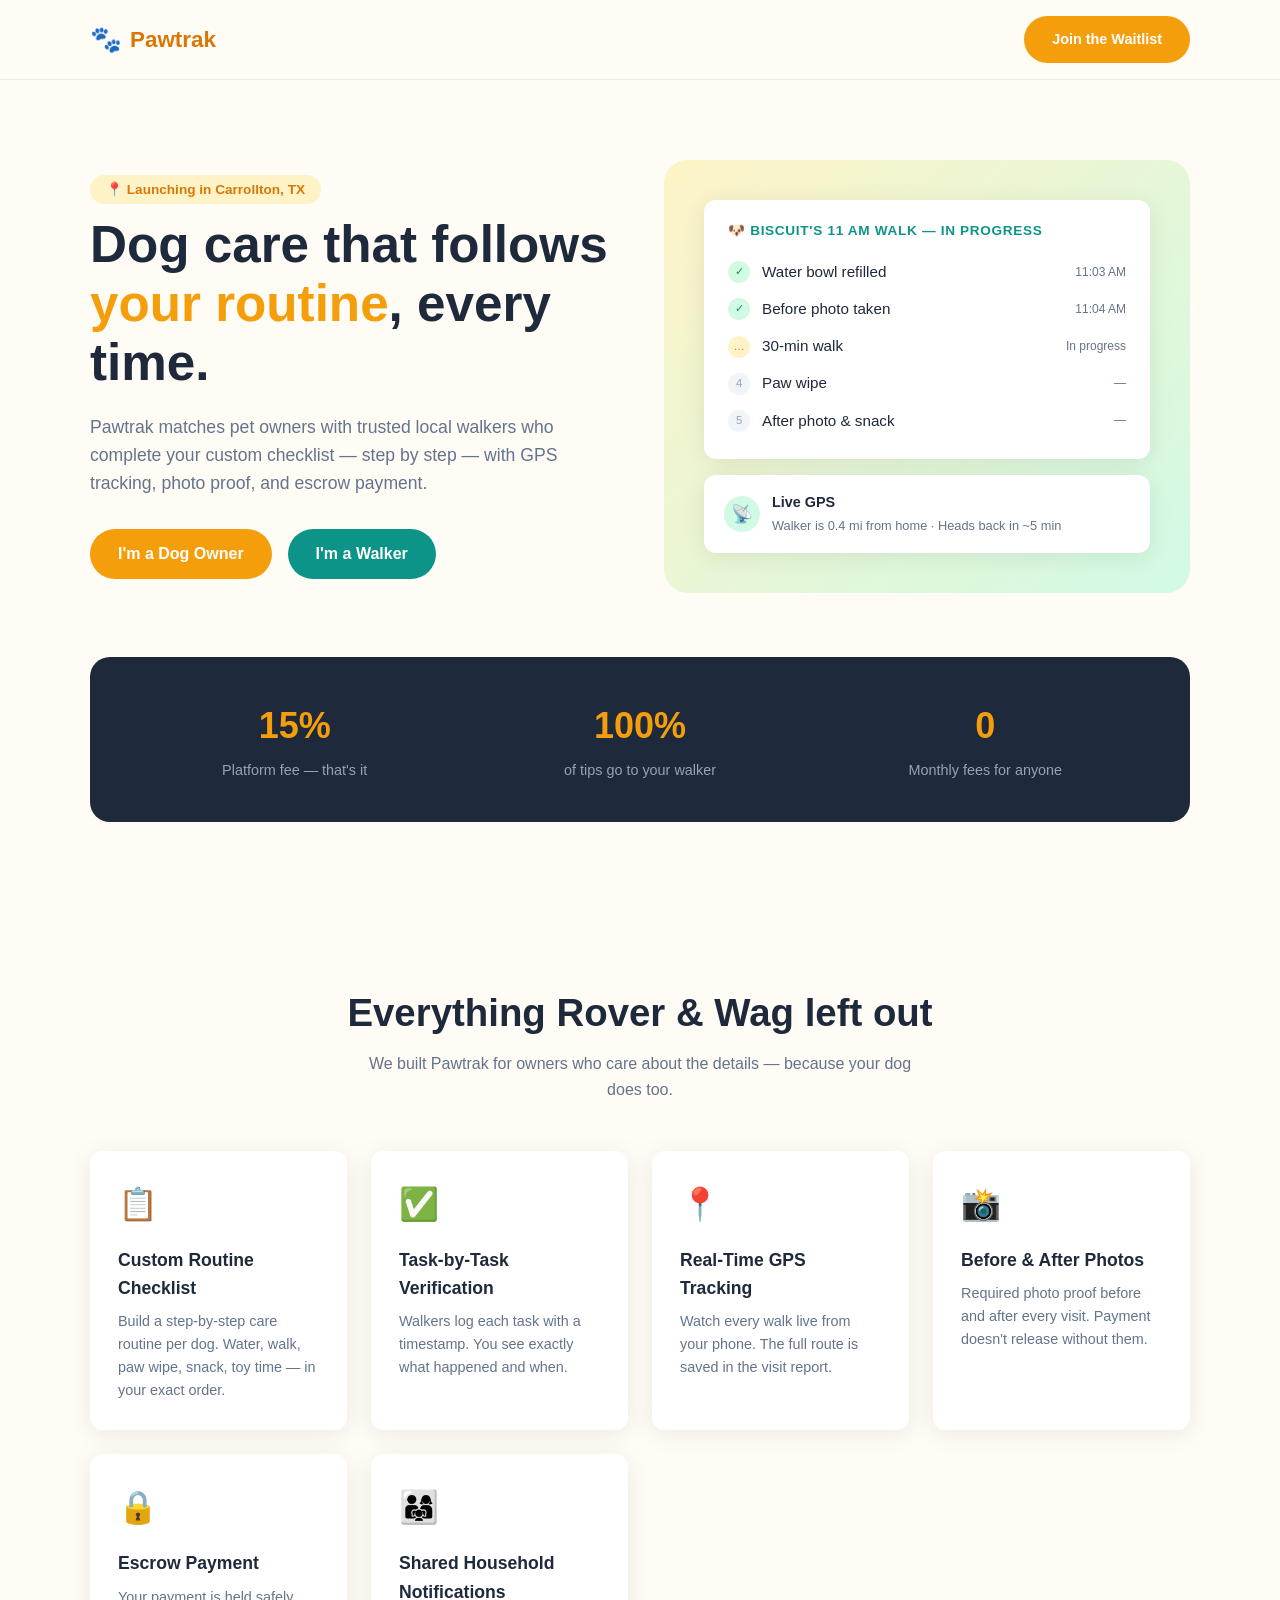
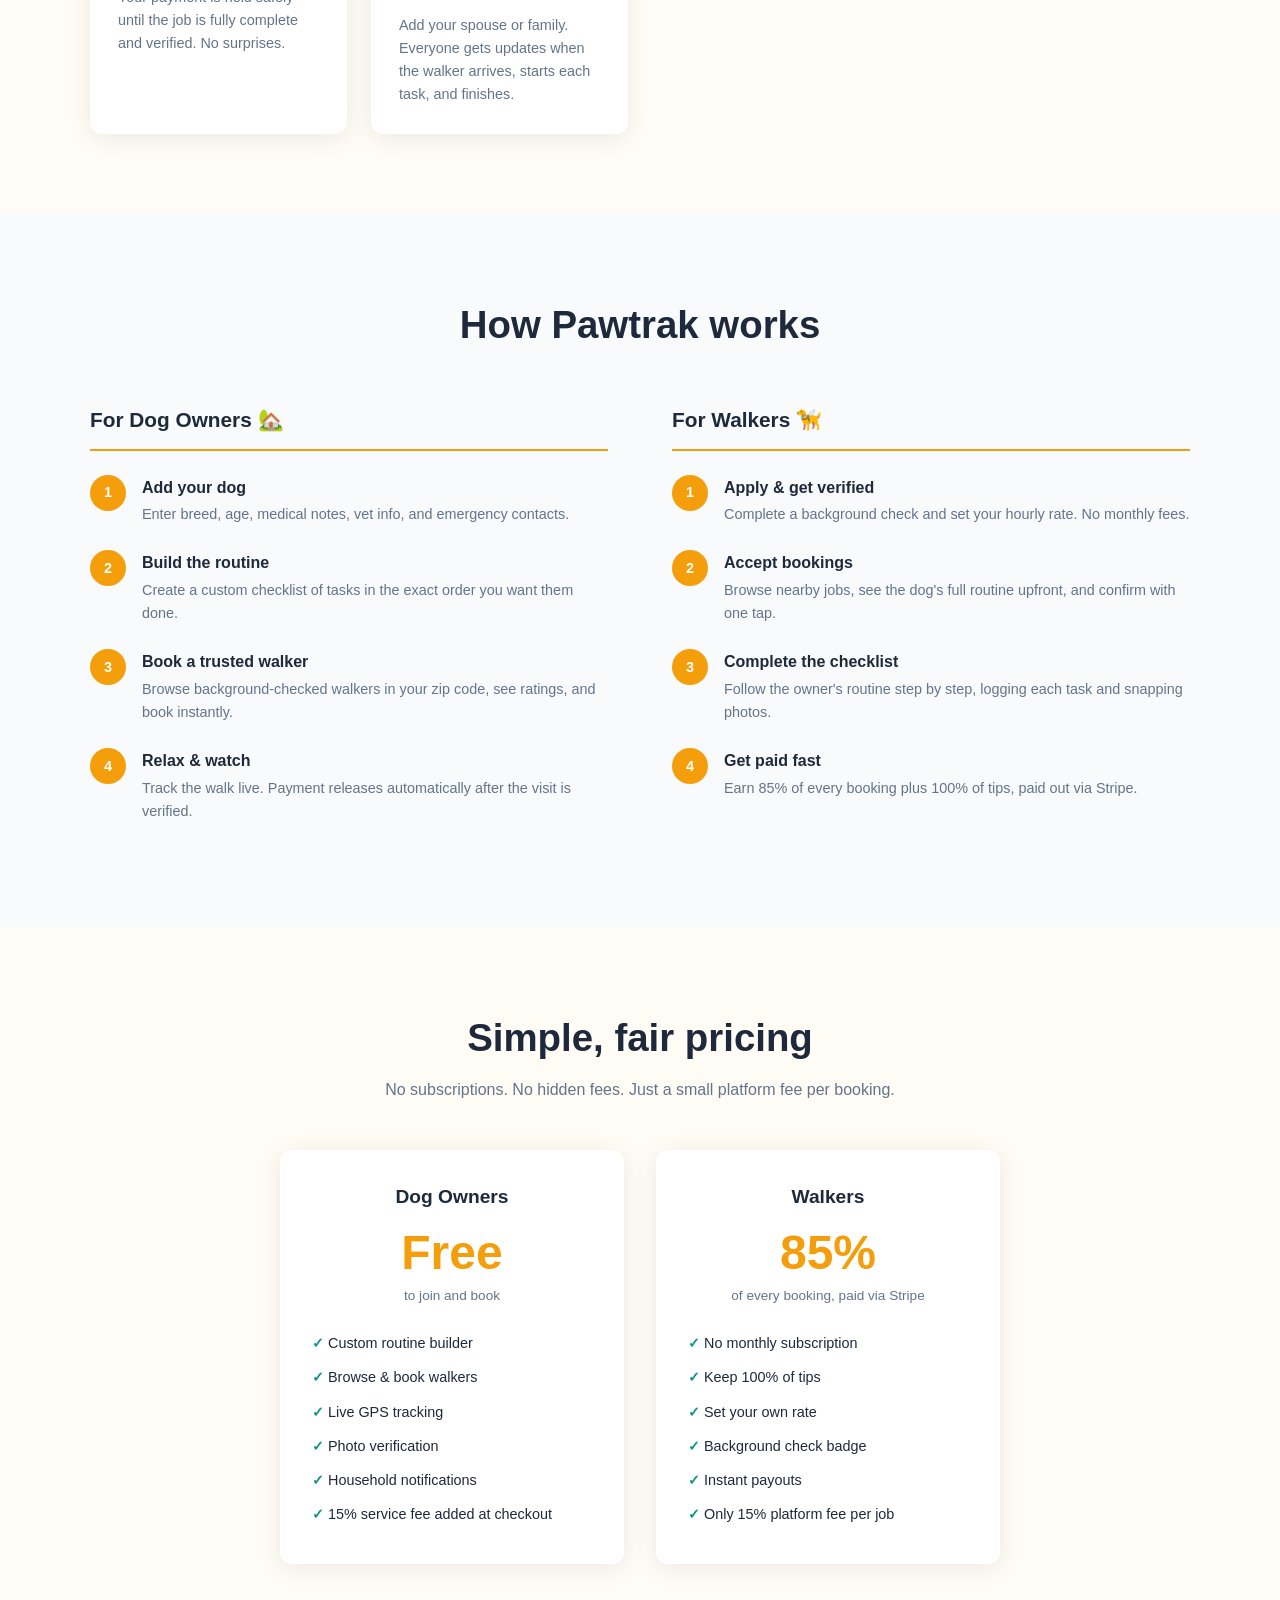
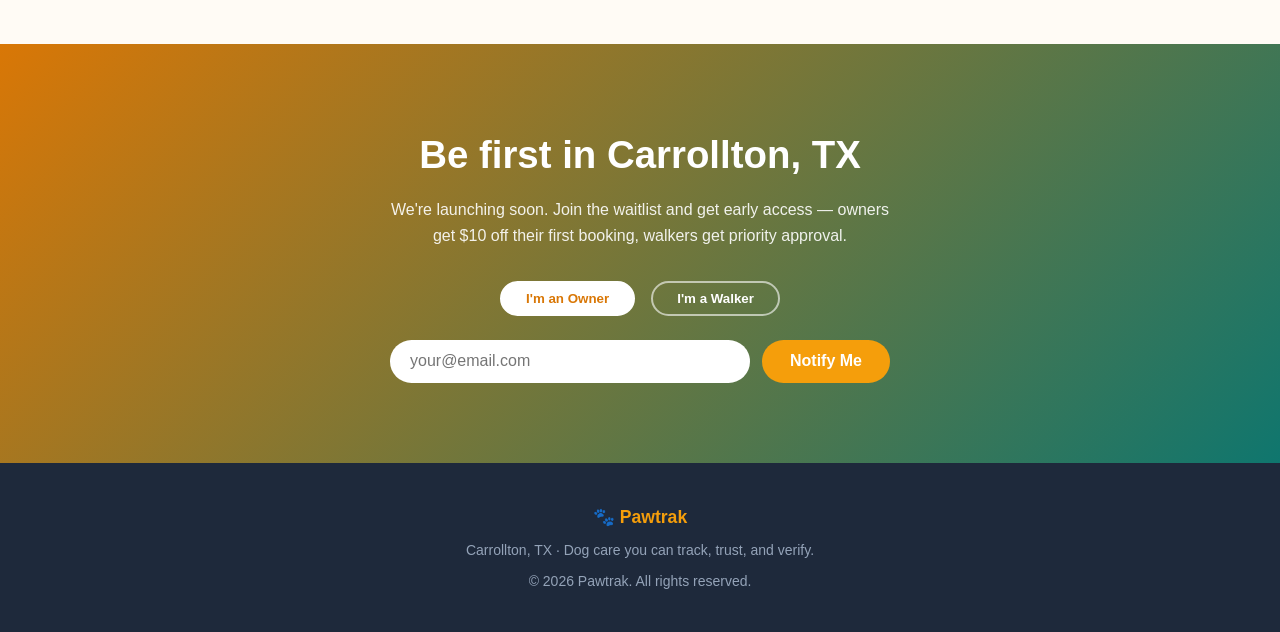
<file: web/index.html>
<!DOCTYPE html>
<html lang="en">
<head>
  <meta charset="UTF-8" />
  <meta name="viewport" content="width=device-width, initial-scale=1.0" />
  <title>Pawtrak — Dog Care You Can Trust</title>
  <meta name="description" content="Pawtrak connects Carrollton dog owners with trusted local walkers who follow your custom care routine — step by step, with GPS tracking and photo verification." />
  <style>
    /* ── Reset & Tokens ─────────────────────── */
    *, *::before, *::after { box-sizing: border-box; margin: 0; padding: 0; }

    :root {
      --amber:    #F59E0B;
      --amber-d:  #D97706;
      --teal:     #0D9488;
      --teal-d:   #0F766E;
      --slate:    #1E293B;
      --muted:    #64748B;
      --bg:       #FFFBF5;
      --card:     #FFFFFF;
      --radius:   12px;
      --shadow:   0 4px 24px rgba(0,0,0,.08);
    }

    body {
      font-family: -apple-system, BlinkMacSystemFont, "Segoe UI", Roboto, Helvetica, Arial, sans-serif;
      background: var(--bg);
      color: var(--slate);
      line-height: 1.6;
    }

    a { color: inherit; text-decoration: none; }
    img { max-width: 100%; }

    /* ── Utility ────────────────────────────── */
    .container { width: min(1100px, 92vw); margin-inline: auto; }
    .btn {
      display: inline-block; padding: .75rem 1.75rem;
      border-radius: 50px; font-weight: 700; font-size: 1rem;
      cursor: pointer; border: none; transition: transform .15s, box-shadow .15s;
    }
    .btn:hover { transform: translateY(-2px); box-shadow: 0 6px 20px rgba(0,0,0,.15); }
    .btn-primary   { background: var(--amber); color: #fff; }
    .btn-secondary { background: var(--teal);  color: #fff; }
    .btn-outline   { background: transparent; border: 2px solid var(--amber); color: var(--amber); }

    /* ── Nav ────────────────────────────────── */
    nav {
      position: sticky; top: 0; z-index: 100;
      background: rgba(255,251,245,.92); backdrop-filter: blur(10px);
      border-bottom: 1px solid #F3E8D4;
    }
    .nav-inner {
      display: flex; align-items: center; justify-content: space-between;
      padding: 1rem 0;
    }
    .logo {
      display: flex; align-items: center; gap: .5rem;
      font-size: 1.4rem; font-weight: 800; color: var(--amber-d);
    }
    .logo-icon { font-size: 1.6rem; }
    .nav-cta { font-size: .9rem; }

    /* ── Hero ───────────────────────────────── */
    .hero {
      padding: 5rem 0 4rem;
      display: grid; grid-template-columns: 1fr 1fr; gap: 3rem; align-items: center;
    }
    .hero-eyebrow {
      display: inline-block; margin-bottom: .75rem;
      background: #FEF3C7; color: var(--amber-d);
      border-radius: 50px; padding: .25rem 1rem; font-size: .85rem; font-weight: 600;
    }
    .hero h1 {
      font-size: clamp(2rem, 4vw, 3.25rem); font-weight: 900; line-height: 1.15;
      margin-bottom: 1.25rem;
    }
    .hero h1 span { color: var(--amber); }
    .hero p { font-size: 1.1rem; color: var(--muted); margin-bottom: 2rem; max-width: 480px; }
    .hero-ctas { display: flex; gap: 1rem; flex-wrap: wrap; }

    .hero-visual {
      background: linear-gradient(135deg, #FEF3C7 0%, #D1FAE5 100%);
      border-radius: 24px; padding: 2.5rem;
      display: flex; flex-direction: column; gap: 1rem;
    }
    .checklist-card {
      background: #fff; border-radius: var(--radius);
      padding: 1.25rem 1.5rem; box-shadow: var(--shadow);
    }
    .checklist-card h4 {
      font-size: .85rem; font-weight: 700; color: var(--teal); margin-bottom: .75rem;
      text-transform: uppercase; letter-spacing: .05em;
    }
    .task-item {
      display: flex; align-items: center; gap: .75rem;
      padding: .4rem 0; font-size: .95rem;
    }
    .task-item .dot {
      width: 22px; height: 22px; border-radius: 50%;
      display: flex; align-items: center; justify-content: center;
      font-size: .7rem; flex-shrink: 0;
    }
    .dot-done  { background: #D1FAE5; color: #059669; }
    .dot-doing { background: #FEF3C7; color: var(--amber-d); }
    .dot-todo  { background: #F1F5F9; color: #94A3B8; }
    .task-item .label { flex: 1; }
    .task-item .time  { font-size: .75rem; color: var(--muted); }

    .gps-card {
      background: #fff; border-radius: var(--radius);
      padding: 1rem 1.25rem; box-shadow: var(--shadow);
      display: flex; align-items: center; gap: .75rem; font-size: .9rem;
    }
    .gps-pulse {
      width: 36px; height: 36px; border-radius: 50%;
      background: #D1FAE5; display: flex; align-items: center; justify-content: center;
      font-size: 1.1rem; flex-shrink: 0;
      animation: pulse 2s infinite;
    }
    @keyframes pulse {
      0%, 100% { box-shadow: 0 0 0 0 rgba(13,148,136,.4); }
      50%       { box-shadow: 0 0 0 8px rgba(13,148,136,0); }
    }

    /* ── Stats ──────────────────────────────── */
    .stats {
      background: var(--slate); color: #fff;
      border-radius: 20px; padding: 2.5rem; margin-bottom: 5rem;
      display: grid; grid-template-columns: repeat(3, 1fr); gap: 1rem; text-align: center;
    }
    .stat-num { font-size: 2.25rem; font-weight: 900; color: var(--amber); }
    .stat-lbl { font-size: .9rem; color: #94A3B8; margin-top: .25rem; }

    /* ── Section header ─────────────────────── */
    .section-header { text-align: center; margin-bottom: 3rem; }
    .section-header h2 { font-size: clamp(1.6rem, 3vw, 2.4rem); font-weight: 800; margin-bottom: .5rem; }
    .section-header p  { color: var(--muted); max-width: 560px; margin-inline: auto; }

    /* ── Features ───────────────────────────── */
    .features { padding: 5rem 0; }
    .features-grid {
      display: grid; grid-template-columns: repeat(auto-fit, minmax(240px, 1fr)); gap: 1.5rem;
    }
    .feature-card {
      background: var(--card); border-radius: var(--radius);
      padding: 1.75rem; box-shadow: var(--shadow); transition: transform .2s;
    }
    .feature-card:hover { transform: translateY(-4px); }
    .feature-icon { font-size: 2rem; margin-bottom: 1rem; }
    .feature-card h3 { font-size: 1.1rem; font-weight: 700; margin-bottom: .5rem; }
    .feature-card p  { font-size: .9rem; color: var(--muted); }

    /* ── How it Works ───────────────────────── */
    .how { padding: 5rem 0; background: #F8FAFC; }
    .how-cols { display: grid; grid-template-columns: 1fr 1fr; gap: 4rem; }
    .how-side h3 {
      font-size: 1.3rem; font-weight: 800; margin-bottom: 1.5rem;
      padding-bottom: .75rem; border-bottom: 2px solid var(--amber);
    }
    .step { display: flex; gap: 1rem; margin-bottom: 1.5rem; }
    .step-num {
      width: 36px; height: 36px; border-radius: 50%; flex-shrink: 0;
      background: var(--amber); color: #fff;
      display: flex; align-items: center; justify-content: center;
      font-weight: 800; font-size: .9rem;
    }
    .step-body h4 { font-weight: 700; margin-bottom: .2rem; }
    .step-body p  { font-size: .9rem; color: var(--muted); }

    /* ── Business model ─────────────────────── */
    .pricing { padding: 5rem 0; }
    .pricing-cards { display: grid; grid-template-columns: 1fr 1fr; gap: 2rem; max-width: 720px; margin-inline: auto; }
    .pricing-card {
      background: var(--card); border-radius: var(--radius); padding: 2rem; box-shadow: var(--shadow);
      text-align: center;
    }
    .pricing-card h3 { font-size: 1.2rem; font-weight: 800; margin-bottom: 1rem; }
    .price-big { font-size: 3rem; font-weight: 900; color: var(--amber); line-height: 1; }
    .price-note { font-size: .85rem; color: var(--muted); margin-top: .5rem; }
    .pricing-card ul { list-style: none; text-align: left; margin-top: 1.25rem; }
    .pricing-card li { padding: .35rem 0; font-size: .9rem; }
    .pricing-card li::before { content: "✓ "; color: var(--teal); font-weight: 700; }

    /* ── Waitlist ───────────────────────────── */
    .waitlist {
      padding: 5rem 0; background: linear-gradient(135deg, var(--amber-d) 0%, var(--teal-d) 100%);
      color: #fff; text-align: center;
    }
    .waitlist h2 { font-size: clamp(1.6rem, 3vw, 2.4rem); font-weight: 900; margin-bottom: .75rem; }
    .waitlist p  { max-width: 500px; margin-inline: auto; margin-bottom: 2rem; opacity: .9; }
    .waitlist-form {
      display: flex; gap: .75rem; flex-wrap: wrap;
      justify-content: center; max-width: 500px; margin-inline: auto;
    }
    .waitlist-form input {
      flex: 1; min-width: 200px;
      padding: .8rem 1.25rem; border-radius: 50px; border: none;
      font-size: 1rem; outline: none;
    }
    .waitlist-tabs { display: flex; justify-content: center; gap: 1rem; margin-bottom: 1.5rem; }
    .tab-btn {
      padding: .5rem 1.5rem; border-radius: 50px; border: 2px solid rgba(255,255,255,.6);
      background: transparent; color: #fff; font-weight: 600; cursor: pointer; transition: .2s;
    }
    .tab-btn.active { background: #fff; color: var(--amber-d); border-color: #fff; }

    /* ── Footer ─────────────────────────────── */
    footer {
      background: var(--slate); color: #94A3B8;
      padding: 2.5rem 0; text-align: center; font-size: .875rem;
    }
    footer .footer-logo { color: var(--amber); font-weight: 800; font-size: 1.1rem; margin-bottom: .5rem; }

    /* ── Responsive ─────────────────────────── */
    @media (max-width: 700px) {
      .hero           { grid-template-columns: 1fr; }
      .hero-visual    { display: none; }
      .stats          { grid-template-columns: 1fr; }
      .how-cols       { grid-template-columns: 1fr; }
      .pricing-cards  { grid-template-columns: 1fr; }
    }
  </style>
</head>
<body>

<!-- ── Nav ─────────────────────────────────────────────────── -->
<nav>
  <div class="container nav-inner">
    <div class="logo">
      <span class="logo-icon">🐾</span> Pawtrak
    </div>
    <a href="#waitlist" class="btn btn-primary nav-cta">Join the Waitlist</a>
  </div>
</nav>

<!-- ── Hero ────────────────────────────────────────────────── -->
<section class="container">
  <div class="hero">
    <div>
      <span class="hero-eyebrow">📍 Launching in Carrollton, TX</span>
      <h1>Dog care that follows <span>your routine</span>, every time.</h1>
      <p>Pawtrak matches pet owners with trusted local walkers who complete your custom checklist — step by step — with GPS tracking, photo proof, and escrow payment.</p>
      <div class="hero-ctas">
        <a href="#waitlist" class="btn btn-primary" onclick="selectTab('owner')">I'm a Dog Owner</a>
        <a href="#waitlist" class="btn btn-secondary" onclick="selectTab('walker')">I'm a Walker</a>
      </div>
    </div>

    <div class="hero-visual">
      <div class="checklist-card">
        <h4>🐶 Biscuit's 11 AM Walk — In Progress</h4>
        <div class="task-item">
          <div class="dot dot-done">✓</div>
          <span class="label">Water bowl refilled</span>
          <span class="time">11:03 AM</span>
        </div>
        <div class="task-item">
          <div class="dot dot-done">✓</div>
          <span class="label">Before photo taken</span>
          <span class="time">11:04 AM</span>
        </div>
        <div class="task-item">
          <div class="dot dot-doing">…</div>
          <span class="label">30-min walk</span>
          <span class="time">In progress</span>
        </div>
        <div class="task-item">
          <div class="dot dot-todo">4</div>
          <span class="label">Paw wipe</span>
          <span class="time">—</span>
        </div>
        <div class="task-item">
          <div class="dot dot-todo">5</div>
          <span class="label">After photo &amp; snack</span>
          <span class="time">—</span>
        </div>
      </div>

      <div class="gps-card">
        <div class="gps-pulse">📡</div>
        <div>
          <strong>Live GPS</strong><br>
          <span style="font-size:.8rem;color:var(--muted)">Walker is 0.4 mi from home · Heads back in ~5 min</span>
        </div>
      </div>
    </div>
  </div>
</section>

<!-- ── Stats ────────────────────────────────────────────────── -->
<div class="container">
  <div class="stats">
    <div>
      <div class="stat-num">15%</div>
      <div class="stat-lbl">Platform fee — that's it</div>
    </div>
    <div>
      <div class="stat-num">100%</div>
      <div class="stat-lbl">of tips go to your walker</div>
    </div>
    <div>
      <div class="stat-num">0</div>
      <div class="stat-lbl">Monthly fees for anyone</div>
    </div>
  </div>
</div>

<!-- ── Features ─────────────────────────────────────────────── -->
<section class="features">
  <div class="container">
    <div class="section-header">
      <h2>Everything Rover &amp; Wag left out</h2>
      <p>We built Pawtrak for owners who care about the details — because your dog does too.</p>
    </div>
    <div class="features-grid">
      <div class="feature-card">
        <div class="feature-icon">📋</div>
        <h3>Custom Routine Checklist</h3>
        <p>Build a step-by-step care routine per dog. Water, walk, paw wipe, snack, toy time — in your exact order.</p>
      </div>
      <div class="feature-card">
        <div class="feature-icon">✅</div>
        <h3>Task-by-Task Verification</h3>
        <p>Walkers log each task with a timestamp. You see exactly what happened and when.</p>
      </div>
      <div class="feature-card">
        <div class="feature-icon">📍</div>
        <h3>Real-Time GPS Tracking</h3>
        <p>Watch every walk live from your phone. The full route is saved in the visit report.</p>
      </div>
      <div class="feature-card">
        <div class="feature-icon">📸</div>
        <h3>Before &amp; After Photos</h3>
        <p>Required photo proof before and after every visit. Payment doesn't release without them.</p>
      </div>
      <div class="feature-card">
        <div class="feature-icon">🔒</div>
        <h3>Escrow Payment</h3>
        <p>Your payment is held safely until the job is fully complete and verified. No surprises.</p>
      </div>
      <div class="feature-card">
        <div class="feature-icon">👨‍👩‍👧</div>
        <h3>Shared Household Notifications</h3>
        <p>Add your spouse or family. Everyone gets updates when the walker arrives, starts each task, and finishes.</p>
      </div>
    </div>
  </div>
</section>

<!-- ── How it Works ──────────────────────────────────────────── -->
<section class="how">
  <div class="container">
    <div class="section-header">
      <h2>How Pawtrak works</h2>
    </div>
    <div class="how-cols">
      <div class="how-side">
        <h3>For Dog Owners 🏡</h3>
        <div class="step">
          <div class="step-num">1</div>
          <div class="step-body">
            <h4>Add your dog</h4>
            <p>Enter breed, age, medical notes, vet info, and emergency contacts.</p>
          </div>
        </div>
        <div class="step">
          <div class="step-num">2</div>
          <div class="step-body">
            <h4>Build the routine</h4>
            <p>Create a custom checklist of tasks in the exact order you want them done.</p>
          </div>
        </div>
        <div class="step">
          <div class="step-num">3</div>
          <div class="step-body">
            <h4>Book a trusted walker</h4>
            <p>Browse background-checked walkers in your zip code, see ratings, and book instantly.</p>
          </div>
        </div>
        <div class="step">
          <div class="step-num">4</div>
          <div class="step-body">
            <h4>Relax &amp; watch</h4>
            <p>Track the walk live. Payment releases automatically after the visit is verified.</p>
          </div>
        </div>
      </div>

      <div class="how-side">
        <h3>For Walkers 🦮</h3>
        <div class="step">
          <div class="step-num">1</div>
          <div class="step-body">
            <h4>Apply &amp; get verified</h4>
            <p>Complete a background check and set your hourly rate. No monthly fees.</p>
          </div>
        </div>
        <div class="step">
          <div class="step-num">2</div>
          <div class="step-body">
            <h4>Accept bookings</h4>
            <p>Browse nearby jobs, see the dog's full routine upfront, and confirm with one tap.</p>
          </div>
        </div>
        <div class="step">
          <div class="step-num">3</div>
          <div class="step-body">
            <h4>Complete the checklist</h4>
            <p>Follow the owner's routine step by step, logging each task and snapping photos.</p>
          </div>
        </div>
        <div class="step">
          <div class="step-num">4</div>
          <div class="step-body">
            <h4>Get paid fast</h4>
            <p>Earn 85% of every booking plus 100% of tips, paid out via Stripe.</p>
          </div>
        </div>
      </div>
    </div>
  </div>
</section>

<!-- ── Pricing / Business model ──────────────────────────────── -->
<section class="pricing">
  <div class="container">
    <div class="section-header">
      <h2>Simple, fair pricing</h2>
      <p>No subscriptions. No hidden fees. Just a small platform fee per booking.</p>
    </div>
    <div class="pricing-cards">
      <div class="pricing-card">
        <h3>Dog Owners</h3>
        <div class="price-big">Free</div>
        <div class="price-note">to join and book</div>
        <ul>
          <li>Custom routine builder</li>
          <li>Browse &amp; book walkers</li>
          <li>Live GPS tracking</li>
          <li>Photo verification</li>
          <li>Household notifications</li>
          <li>15% service fee added at checkout</li>
        </ul>
      </div>
      <div class="pricing-card">
        <h3>Walkers</h3>
        <div class="price-big">85%</div>
        <div class="price-note">of every booking, paid via Stripe</div>
        <ul>
          <li>No monthly subscription</li>
          <li>Keep 100% of tips</li>
          <li>Set your own rate</li>
          <li>Background check badge</li>
          <li>Instant payouts</li>
          <li>Only 15% platform fee per job</li>
        </ul>
      </div>
    </div>
  </div>
</section>

<!-- ── Waitlist ───────────────────────────────────────────────── -->
<section class="waitlist" id="waitlist">
  <div class="container">
    <h2>Be first in Carrollton, TX</h2>
    <p>We're launching soon. Join the waitlist and get early access — owners get $10 off their first booking, walkers get priority approval.</p>

    <div class="waitlist-tabs">
      <button class="tab-btn active" id="tab-owner" onclick="selectTab('owner')">I'm an Owner</button>
      <button class="tab-btn" id="tab-walker" onclick="selectTab('walker')">I'm a Walker</button>
    </div>

    <form class="waitlist-form" onsubmit="handleSubmit(event)">
      <input type="email" placeholder="your@email.com" required aria-label="Email address" id="waitlist-email" />
      <input type="hidden" id="waitlist-role" value="owner" />
      <button type="submit" class="btn btn-primary">Notify Me</button>
    </form>
    <p id="form-thanks" style="display:none; margin-top:1rem; font-weight:700;">You're on the list! We'll be in touch soon. 🐾</p>
  </div>
</section>

<!-- ── Footer ────────────────────────────────────────────────── -->
<footer>
  <div class="container">
    <div class="footer-logo">🐾 Pawtrak</div>
    <p>Carrollton, TX · Dog care you can track, trust, and verify.</p>
    <p style="margin-top:.5rem">© 2026 Pawtrak. All rights reserved.</p>
  </div>
</footer>

<script>
  function selectTab(role) {
    document.getElementById('waitlist-role').value = role;
    document.getElementById('tab-owner').classList.toggle('active', role === 'owner');
    document.getElementById('tab-walker').classList.toggle('active', role === 'walker');
  }

  function handleSubmit(e) {
    e.preventDefault();
    const email = document.getElementById('waitlist-email').value;
    const role  = document.getElementById('waitlist-role').value;
    console.log('Waitlist signup:', { email, role });
    e.target.style.display = 'none';
    document.getElementById('form-thanks').style.display = 'block';
  }
</script>
</body>
</html>
</file>
